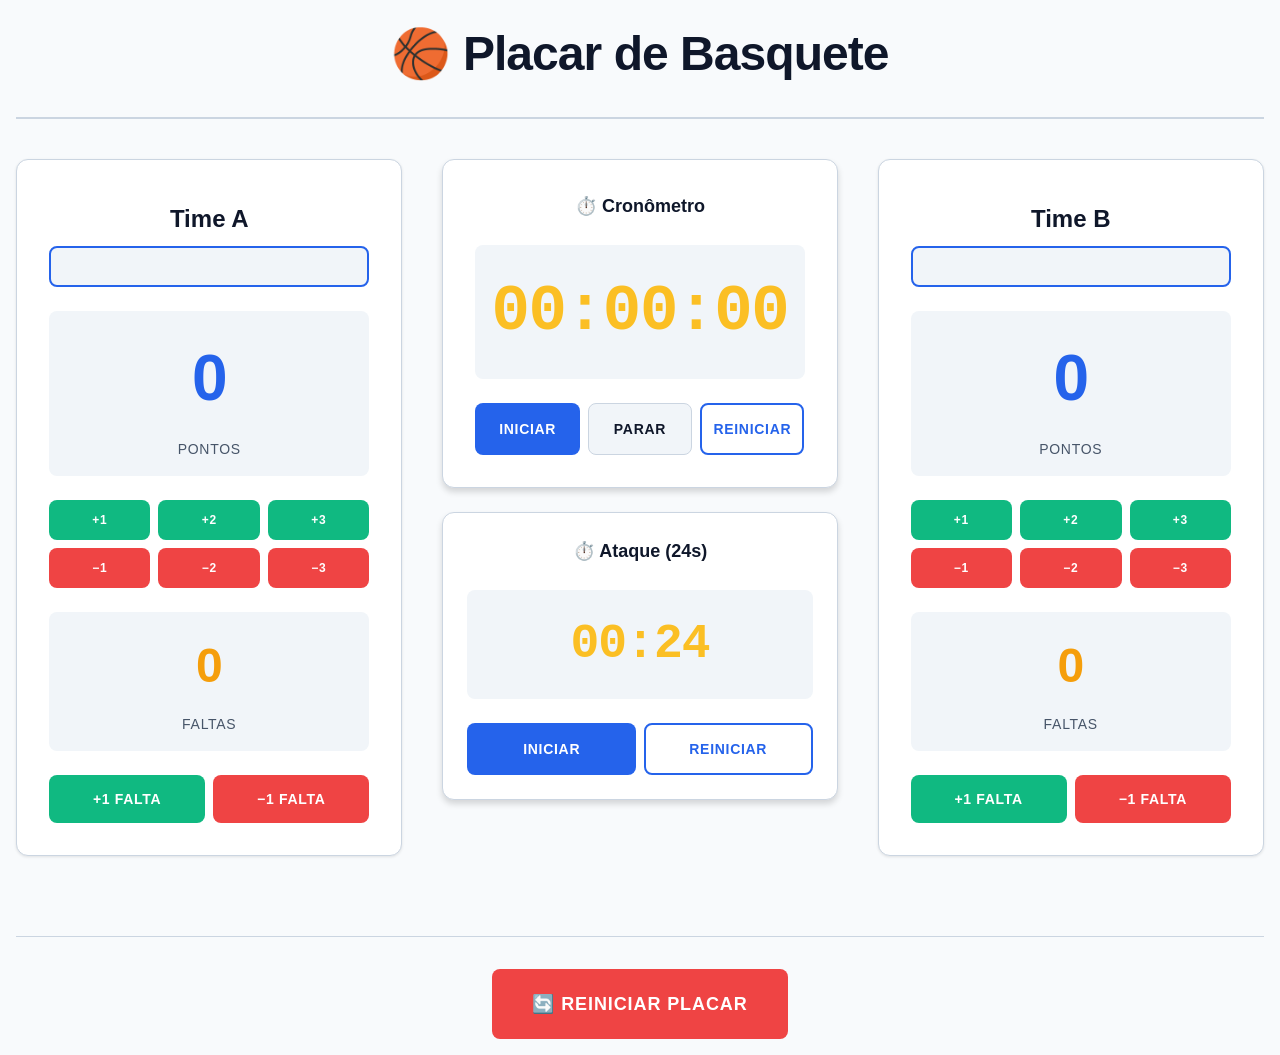
<file: index.html>
<!DOCTYPE html>
<html lang="pt-BR">
  <head>
    <meta charset="UTF-8" />
    <meta name="viewport" content="width=device-width, initial-scale=1.0" />
    <meta name="description" content="Placar digital profissional para jogos de basquete com cronômetro e controle de faltas" />
    <title>Placar Basquete ETC</title>
    <link rel="stylesheet" href="styles.css" />
  </head>

  <body>
    <div class="app-container">
      <header class="app-header">
        <h1 class="app-title">🏀 Placar de Basquete</h1>
      </header>

      <main class="app-main">
        <!-- Scoreboard Section -->
        <section class="scoreboard" role="region" aria-label="Placar de pontuação">
          <!-- Team A -->
          <article class="team-card" id="teamA">
            <div class="team-card__header">
              <h2 class="team-card__title" id="teamA-name" onclick="editTeamName('A')" role="button" tabindex="0">Time A</h2>
              <input
                id="teamA-input"
                class="team-card__input"
                type="text"
                aria-label="Editar nome do Time A"
                onkeydown="handleTeamNameKey(event, 'A')"
                onblur="saveTeamName('A')"
              />
            </div>

            <div class="team-card__stat">
              <div class="score" id="scoreA" aria-live="polite" aria-label="Pontuação do Time A">0</div>
              <p class="score-label">Pontos</p>
            </div>

            <div class="team-card__controls controls-points">
              <button class="btn btn--size-small btn--add" onclick="addPoints('A', 1)" aria-label="Adicionar 1 ponto ao Time A">+1</button>
              <button class="btn btn--size-small btn--add" onclick="addPoints('A', 2)" aria-label="Adicionar 2 pontos ao Time A">+2</button>
              <button class="btn btn--size-small btn--add" onclick="addPoints('A', 3)" aria-label="Adicionar 3 pontos ao Time A">+3</button>
              <button class="btn btn--size-small btn--remove" onclick="addPoints('A', -1)" aria-label="Remover 1 ponto do Time A">−1</button>
              <button class="btn btn--size-small btn--remove" onclick="addPoints('A', -2)" aria-label="Remover 2 pontos do Time A">−2</button>
              <button class="btn btn--size-small btn--remove" onclick="addPoints('A', -3)" aria-label="Remover 3 pontos do Time A">−3</button>
            </div>

            <div class="team-card__stat">
              <div class="fouls" id="foulsA" aria-live="polite" aria-label="Faltas do Time A">0</div>
              <p class="fouls-label">Faltas</p>
            </div>

            <div class="team-card__controls controls-fouls">
              <button class="btn btn--size-medium btn--success" onclick="addFouls('A', 1)" aria-label="Adicionar falta ao Time A">+1 Falta</button>
              <button class="btn btn--size-medium btn--danger" onclick="addFouls('A', -1)" aria-label="Remover falta do Time A">−1 Falta</button>
            </div>
          </article>

          <!-- Timer Section -->
          <div class="timer-section">
            <!-- Master Timer -->
            <article class="timer-card">
              <h2 class="timer-card__title">⏱️ Cronômetro</h2>
              <div class="timer-display" id="timer" aria-live="polite" aria-label="Tempo decorrido">00:00:00</div>
              <div class="timer-card__controls">
                <button class="btn btn--primary" onclick="startTimer()" aria-label="Iniciar cronômetro">Iniciar</button>
                <button class="btn btn--secondary" onclick="stopTimer()" aria-label="Parar cronômetro">Parar</button>
                <button class="btn btn--outline" onclick="resetTimer()" aria-label="Reiniciar cronômetro">Reiniciar</button>
              </div>
            </article>

            <!-- 24-Second Timer -->
            <article class="timer-card timer-card--compact">
              <h2 class="timer-card__title">⏱️ Ataque (24s)</h2>
              <div class="timer-display timer-display--compact" id="timer-regressivo" aria-live="polite" aria-label="Tempo de ataque restante">00:24</div>
              <div class="timer-card__controls">
                <button class="btn btn--primary" id="toggle-timer-regressivo" onclick="toggleTimerRegressivo()" aria-label="Iniciar/Parar temporizador de ataque">Iniciar</button>
                <button class="btn btn--outline" onclick="resetTimerRegressivo()" aria-label="Reiniciar temporizador de ataque">Reiniciar</button>
              </div>
            </article>
          </div>

          <!-- Team B -->
          <article class="team-card" id="teamB">
            <div class="team-card__header">
              <h2 class="team-card__title" id="teamB-name" onclick="editTeamName('B')" role="button" tabindex="0">Time B</h2>
              <input
                id="teamB-input"
                class="team-card__input"
                type="text"
                aria-label="Editar nome do Time B"
                onkeydown="handleTeamNameKey(event, 'B')"
                onblur="saveTeamName('B')"
              />
            </div>

            <div class="team-card__stat">
              <div class="score" id="scoreB" aria-live="polite" aria-label="Pontuação do Time B">0</div>
              <p class="score-label">Pontos</p>
            </div>

            <div class="team-card__controls controls-points">
              <button class="btn btn--size-small btn--add" onclick="addPoints('B', 1)" aria-label="Adicionar 1 ponto ao Time B">+1</button>
              <button class="btn btn--size-small btn--add" onclick="addPoints('B', 2)" aria-label="Adicionar 2 pontos ao Time B">+2</button>
              <button class="btn btn--size-small btn--add" onclick="addPoints('B', 3)" aria-label="Adicionar 3 pontos ao Time B">+3</button>
              <button class="btn btn--size-small btn--remove" onclick="addPoints('B', -1)" aria-label="Remover 1 ponto do Time B">−1</button>
              <button class="btn btn--size-small btn--remove" onclick="addPoints('B', -2)" aria-label="Remover 2 pontos do Time B">−2</button>
              <button class="btn btn--size-small btn--remove" onclick="addPoints('B', -3)" aria-label="Remover 3 pontos do Time B">−3</button>
            </div>

            <div class="team-card__stat">
              <div class="fouls" id="foulsB" aria-live="polite" aria-label="Faltas do Time B">0</div>
              <p class="fouls-label">Faltas</p>
            </div>

            <div class="team-card__controls controls-fouls">
              <button class="btn btn--size-medium btn--success" onclick="addFouls('B', 1)" aria-label="Adicionar falta ao Time B">+1 Falta</button>
              <button class="btn btn--size-medium btn--danger" onclick="addFouls('B', -1)" aria-label="Remover falta do Time B">−1 Falta</button>
            </div>
          </article>
        </section>

        <!-- Actions Footer -->
        <footer class="app-footer">
          <button class="btn btn--large btn--reset" onclick="resetScore()" aria-label="Reiniciar placar completamente">🔄 Reiniciar Placar</button>
        </footer>
      </main>
    </div>

    <script src="script.js"></script>
  </body>
</html>
</file>
<file: styles.css>
/* ===== DESIGN TOKENS ===== */
:root {
  /* Colors */
  --color-primary: #2563eb;
  --color-primary-dark: #1e40af;
  --color-success: #10b981;
  --color-success-dark: #059669;
  --color-danger: #ef4444;
  --color-danger-dark: #dc2626;
  --color-warning: #f59e0b;
  --color-bg-dark: #0f172a;
  --color-bg-secondary: #1e293b;
  --color-bg-card: #1e293b;
  --color-bg-hover: #334155;
  --color-text-primary: #f1f5f9;
  --color-text-secondary: #cbd5e1;
  --color-border: #475569;
  --color-accent: #fbbf24;

  /* Typography */
  --font-family: -apple-system, BlinkMacSystemFont, 'Segoe UI', Roboto, Oxygen,
    Ubuntu, Cantarell, sans-serif;
  --font-size-xs: 0.75rem;
  --font-size-sm: 0.875rem;
  --font-size-base: 1rem;
  --font-size-lg: 1.125rem;
  --font-size-xl: 1.5rem;
  --font-size-2xl: 2rem;
  --font-size-3xl: 3rem;
  --font-size-4xl: 4rem;

  /* Spacing */
  --spacing-xs: 0.25rem;
  --spacing-sm: 0.5rem;
  --spacing-md: 1rem;
  --spacing-lg: 1.5rem;
  --spacing-xl: 2rem;
  --spacing-2xl: 2.5rem;
  --spacing-3xl: 3rem;

  /* Shadows */
  --shadow-sm: 0 1px 2px rgba(0, 0, 0, 0.1);
  --shadow-md: 0 4px 6px rgba(0, 0, 0, 0.15);
  --shadow-lg: 0 10px 15px rgba(0, 0, 0, 0.2);

  /* Radius */
  --radius-sm: 4px;
  --radius-md: 8px;
  --radius-lg: 12px;

  /* Transitions */
  --transition-fast: 150ms ease-in-out;
  --transition-base: 300ms ease-in-out;
}

/* ===== RESET & BASE ===== */
* {
  margin: 0;
  padding: 0;
  box-sizing: border-box;
}

html {
  scroll-behavior: smooth;
}

body {
  font-family: var(--font-family);
  background-color: var(--color-bg-dark);
  color: var(--color-text-primary);
  font-size: var(--font-size-base);
  line-height: 1.6;
}

button {
  font-family: inherit;
  cursor: pointer;
  transition: all var(--transition-base);
  user-select: none;
}

button:focus-visible {
  outline: 2px solid var(--color-primary);
  outline-offset: 2px;
}

input {
  font-family: inherit;
}

/* ===== APP LAYOUT ===== */
.app-container {
  display: flex;
  flex-direction: column;
  min-height: 100vh;
  max-width: 1400px;
  margin: 0 auto;
  padding: var(--spacing-md);
}

.app-header {
  text-align: center;
  margin-bottom: var(--spacing-2xl);
  padding-bottom: var(--spacing-lg);
  border-bottom: 2px solid var(--color-border);
}

.app-title {
  font-size: var(--font-size-3xl);
  font-weight: 700;
  letter-spacing: -0.02em;
}

.app-main {
  flex: 1;
  display: flex;
  flex-direction: column;
}

.app-footer {
  margin-top: var(--spacing-2xl);
  text-align: center;
  padding-top: var(--spacing-xl);
  border-top: 1px solid var(--color-border);
}

/* ===== SCOREBOARD ===== */
.scoreboard {
  display: grid;
  grid-template-columns: 1fr 1fr 1fr;
  gap: var(--spacing-2xl);
  margin-bottom: var(--spacing-2xl);
}

/* Mobile: 1 column */
@media (max-width: 767px) {
  .scoreboard {
    grid-template-columns: 1fr;
    gap: var(--spacing-lg);
  }
}

/* Tablet: 2 columns */
@media (min-width: 768px) and (max-width: 1023px) {
  .team-card{
    margin: 0 auto;
  }
  .team-card{
    width: 50%;
  }
  .scoreboard {
    grid-template-columns: 1fr;
    gap: var(--spacing-xl);
  }

  .timer-section {
    grid-column: 1 / -1;
  }
}

/* Desktop: 3 columns */
@media (min-width: 1024px) {
  .scoreboard {
    grid-template-columns: 1fr 1fr 1fr;
  }
}

/* ===== TEAM CARD ===== */
.team-card {
  background-color: var(--color-bg-card);
  border: 1px solid var(--color-border);
  border-radius: var(--radius-lg);
  padding: var(--spacing-xl);
  display: flex;
  flex-direction: column;
  gap: var(--spacing-lg);
  box-shadow: var(--shadow-md);
  transition: all var(--transition-base);
}

.team-card:hover {
  border-color: var(--color-primary);
  box-shadow: var(--shadow-lg);
}

.team-card__header {
  position: relative;
  min-height: 2.5rem;
}

.team-card__title {
  font-size: var(--font-size-xl);
  font-weight: 600;
  cursor: pointer;
  user-select: none;
  padding: var(--spacing-sm);
  border-radius: var(--radius-md);
  transition: background-color var(--transition-fast);
  text-align: center;
}

.team-card__title:hover {
  background-color: var(--color-bg-hover);
}

.team-card__title:focus-visible {
  outline: 2px solid var(--color-primary);
  outline-offset: 2px;
}

.team-card__input {
  width: 100%;
  padding: var(--spacing-sm) var(--spacing-md);
  font-size: var(--font-size-lg);
  background-color: var(--color-bg-secondary);
  border: 2px solid var(--color-primary);
  border-radius: var(--radius-md);
  color: var(--color-text-primary);
}

.team-card__input:focus {
  outline: none;
  border-color: var(--color-primary-dark);
  box-shadow: 0 0 0 3px rgba(37, 99, 235, 0.1);
}

.team-card__stat {
  text-align: center;
  padding: var(--spacing-md);
  background-color: var(--color-bg-secondary);
  border-radius: var(--radius-md);
}

.team-card__controls {
  display: grid;
  gap: var(--spacing-sm);
}

.controls-points {
  grid-template-columns: repeat(3, 1fr);
}

.controls-fouls {
  grid-template-columns: repeat(2, 1fr);
}

/* ===== SCORE & FOULS DISPLAYS ===== */
.score {
  font-size: var(--font-size-4xl);
  font-weight: 700;
  letter-spacing: -0.02em;
  color: var(--color-primary);
}

.score-label {
  font-size: var(--font-size-sm);
  color: var(--color-text-secondary);
  margin-top: var(--spacing-sm);
  letter-spacing: 0.05em;
  text-transform: uppercase;
}

.fouls {
  font-size: var(--font-size-3xl);
  font-weight: 700;
  color: var(--color-warning);
}

.fouls-label {
  font-size: var(--font-size-sm);
  color: var(--color-text-secondary);
  margin-top: var(--spacing-sm);
  letter-spacing: 0.05em;
  text-transform: uppercase;
}

/* ===== TIMER SECTION ===== */
.timer-section {
  display: flex;
  flex-direction: column;
  gap: var(--spacing-lg);
}

.timer-card {
  background-color: var(--color-bg-card);
  border: 1px solid var(--color-border);
  border-radius: var(--radius-lg);
  padding: var(--spacing-xl);
  display: flex;
  flex-direction: column;
  gap: var(--spacing-lg);
  box-shadow: var(--shadow-md);
}

.timer-card__title {
  font-size: var(--font-size-lg);
  font-weight: 600;
  text-align: center;
}

.timer-display {
  font-size: var(--font-size-4xl);
  font-weight: 700;
  letter-spacing: -0.02em;
  font-variant-numeric: tabular-nums;
  text-align: center;
  color: var(--color-accent);
  font-family: 'Courier New', monospace;
  padding: var(--spacing-md);
  background-color: var(--color-bg-secondary);
  border-radius: var(--radius-md);
}

.timer-display--compact {
  font-size: var(--font-size-3xl);
}

.timer-card--compact {
  padding: var(--spacing-lg);
}

.timer-card__controls {
  display: grid;
  grid-template-columns: repeat(auto-fit, minmax(100px, 1fr));
  gap: var(--spacing-sm);
}

/* ===== BUTTONS ===== */
.btn {
  padding: var(--spacing-md) var(--spacing-lg);
  border: none;
  border-radius: var(--radius-md);
  font-size: var(--font-size-sm);
  font-weight: 600;
  letter-spacing: 0.05em;
  text-transform: uppercase;
  display: inline-flex;
  align-items: center;
  justify-content: center;
  min-height: 44px;
  min-width: 44px;
}

/* Size variants */
.btn--size-small {
  padding: var(--spacing-sm) var(--spacing-md);
  font-size: var(--font-size-xs);
  min-height: 40px;
}

.btn--size-medium {
  padding: var(--spacing-md) var(--spacing-lg);
  font-size: var(--font-size-sm);
}

.btn--large {
  padding: var(--spacing-lg) var(--spacing-2xl);
  font-size: var(--font-size-lg);
  min-height: 52px;
}

/* Color variants */
.btn--primary {
  background-color: var(--color-primary);
  color: white;
}

.btn--primary:hover {
  background-color: var(--color-primary-dark);
}

.btn--primary:active {
  transform: scale(0.98);
}

.btn--secondary {
  background-color: var(--color-bg-secondary);
  color: var(--color-text-primary);
  border: 1px solid var(--color-border);
}

.btn--secondary:hover {
  background-color: var(--color-bg-hover);
}

.btn--outline {
  background-color: transparent;
  color: var(--color-primary);
  border: 2px solid var(--color-primary);
}

.btn--outline:hover {
  background-color: rgba(37, 99, 235, 0.1);
}

.btn--add {
  background-color: var(--color-success);
  color: white;
}

.btn--add:hover {
  background-color: var(--color-success-dark);
}

.btn--add:active {
  transform: scale(0.98);
}

.btn--remove {
  background-color: var(--color-danger);
  color: white;
}

.btn--remove:hover {
  background-color: var(--color-danger-dark);
}

.btn--remove:active {
  transform: scale(0.98);
}

.btn--success {
  background-color: var(--color-success);
  color: white;
}

.btn--success:hover {
  background-color: var(--color-success-dark);
}

.btn--danger {
  background-color: var(--color-danger);
  color: white;
}

.btn--danger:hover {
  background-color: var(--color-danger-dark);
}

.btn--reset {
  background-color: var(--color-danger);
  color: white;
}

.btn--reset:hover {
  background-color: var(--color-danger-dark);
}

.btn--reset:active {
  transform: scale(0.98);
}

/* ===== RESPONSIVE ===== */
@media (max-width: 640px) {
  .app-container {
    padding: var(--spacing-sm);
  }

  .app-title {
    font-size: var(--font-size-2xl);
  }

  .team-card {
    padding: var(--spacing-lg);
  }

  .score {
    font-size: var(--font-size-3xl);
  }

  .fouls {
    font-size: var(--font-size-2xl);
  }

  .timer-display {
    font-size: var(--font-size-3xl);
  }

  .btn {
    padding: var(--spacing-sm) var(--spacing-md);
    font-size: var(--font-size-xs);
  }

  .controls-points {
    grid-template-columns: repeat(2, 1fr);
  }

  .controls-fouls {
    grid-template-columns: 1fr;
  }
}

/* ===== ACCESSIBILITY ===== */
@media (prefers-reduced-motion: reduce) {
  * {
    animation-duration: 0.01ms !important;
    animation-iteration-count: 1 !important;
    transition-duration: 0.01ms !important;
  }
}

@media (prefers-color-scheme: light) {
  :root {
    --color-bg-dark: #f8fafc;
    --color-bg-secondary: #f1f5f9;
    --color-bg-card: #ffffff;
    --color-bg-hover: #e2e8f0;
    --color-text-primary: #0f172a;
    --color-text-secondary: #475569;
    --color-border: #cbd5e1;
  }

  .team-card {
    box-shadow: 0 1px 3px rgba(0, 0, 0, 0.1);
  }

  .team-card:hover {
    box-shadow: 0 4px 6px rgba(0, 0, 0, 0.1);
  }
}
</file>
